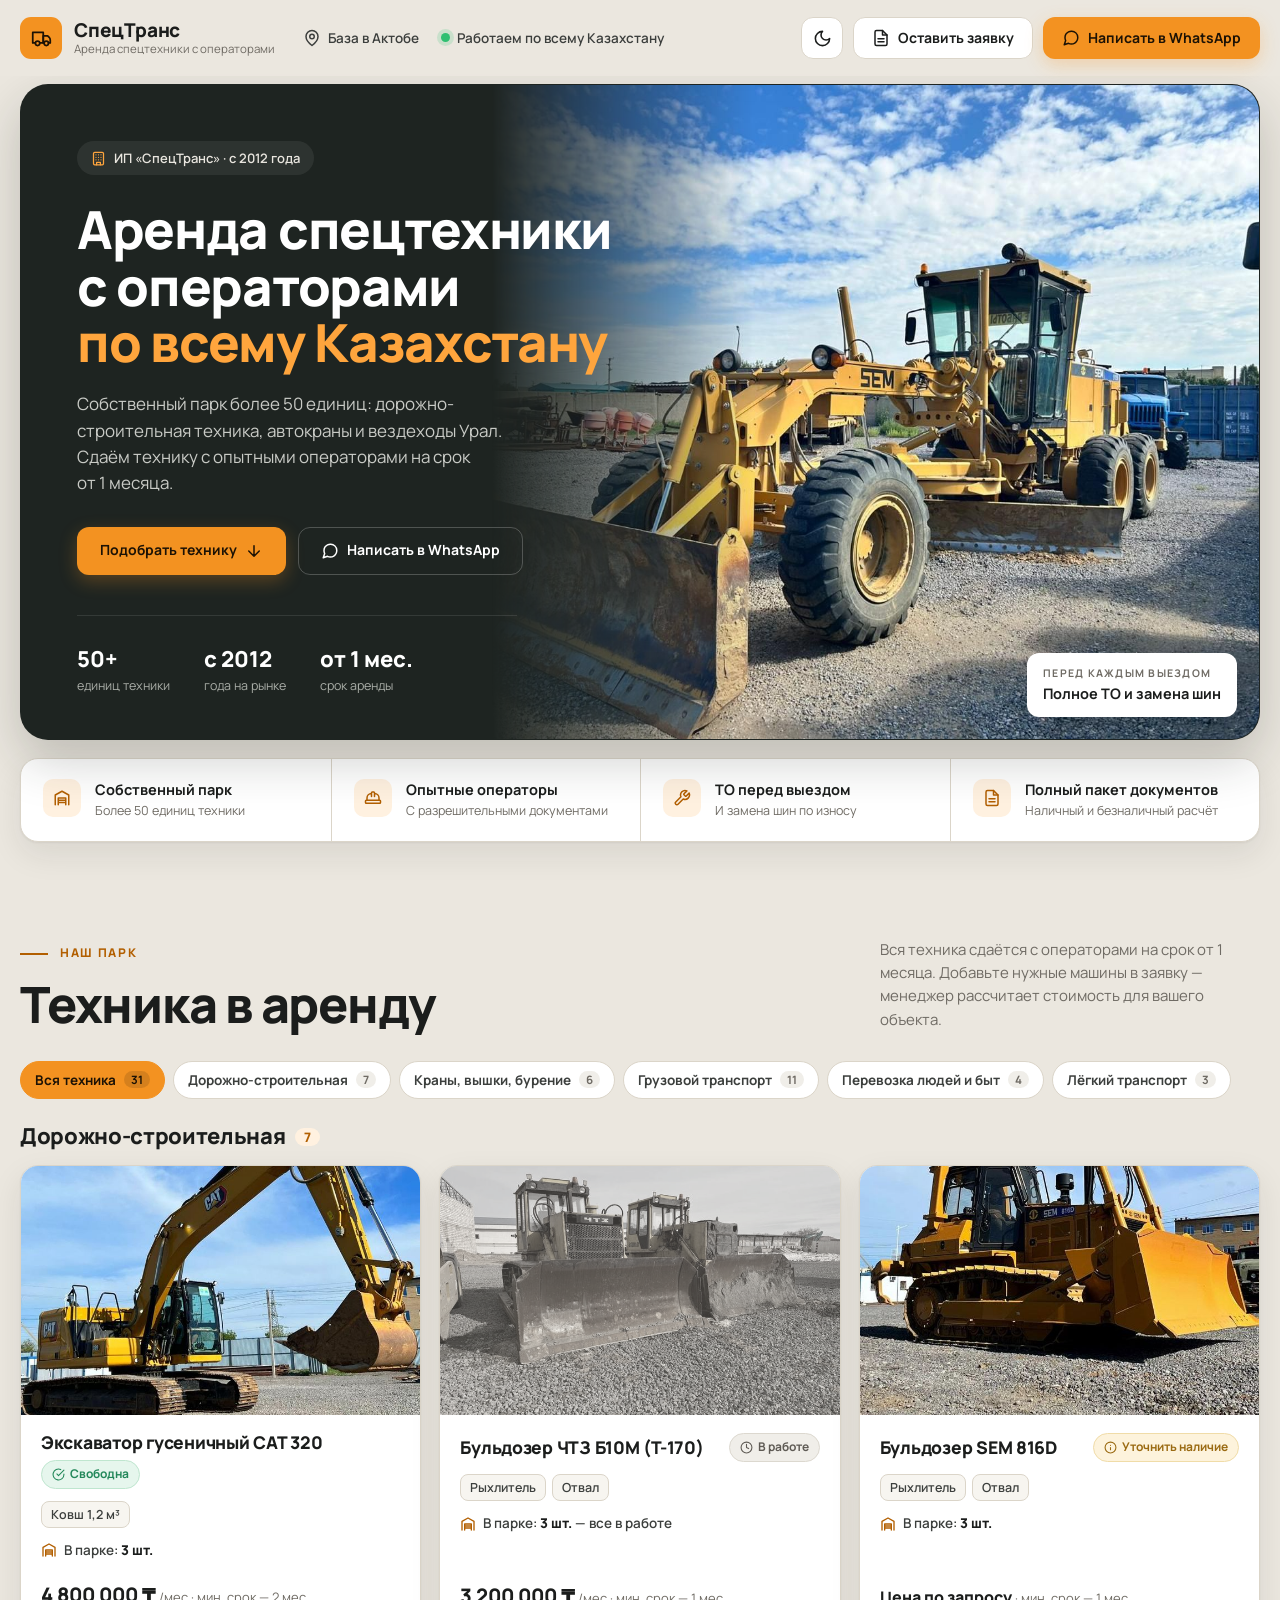
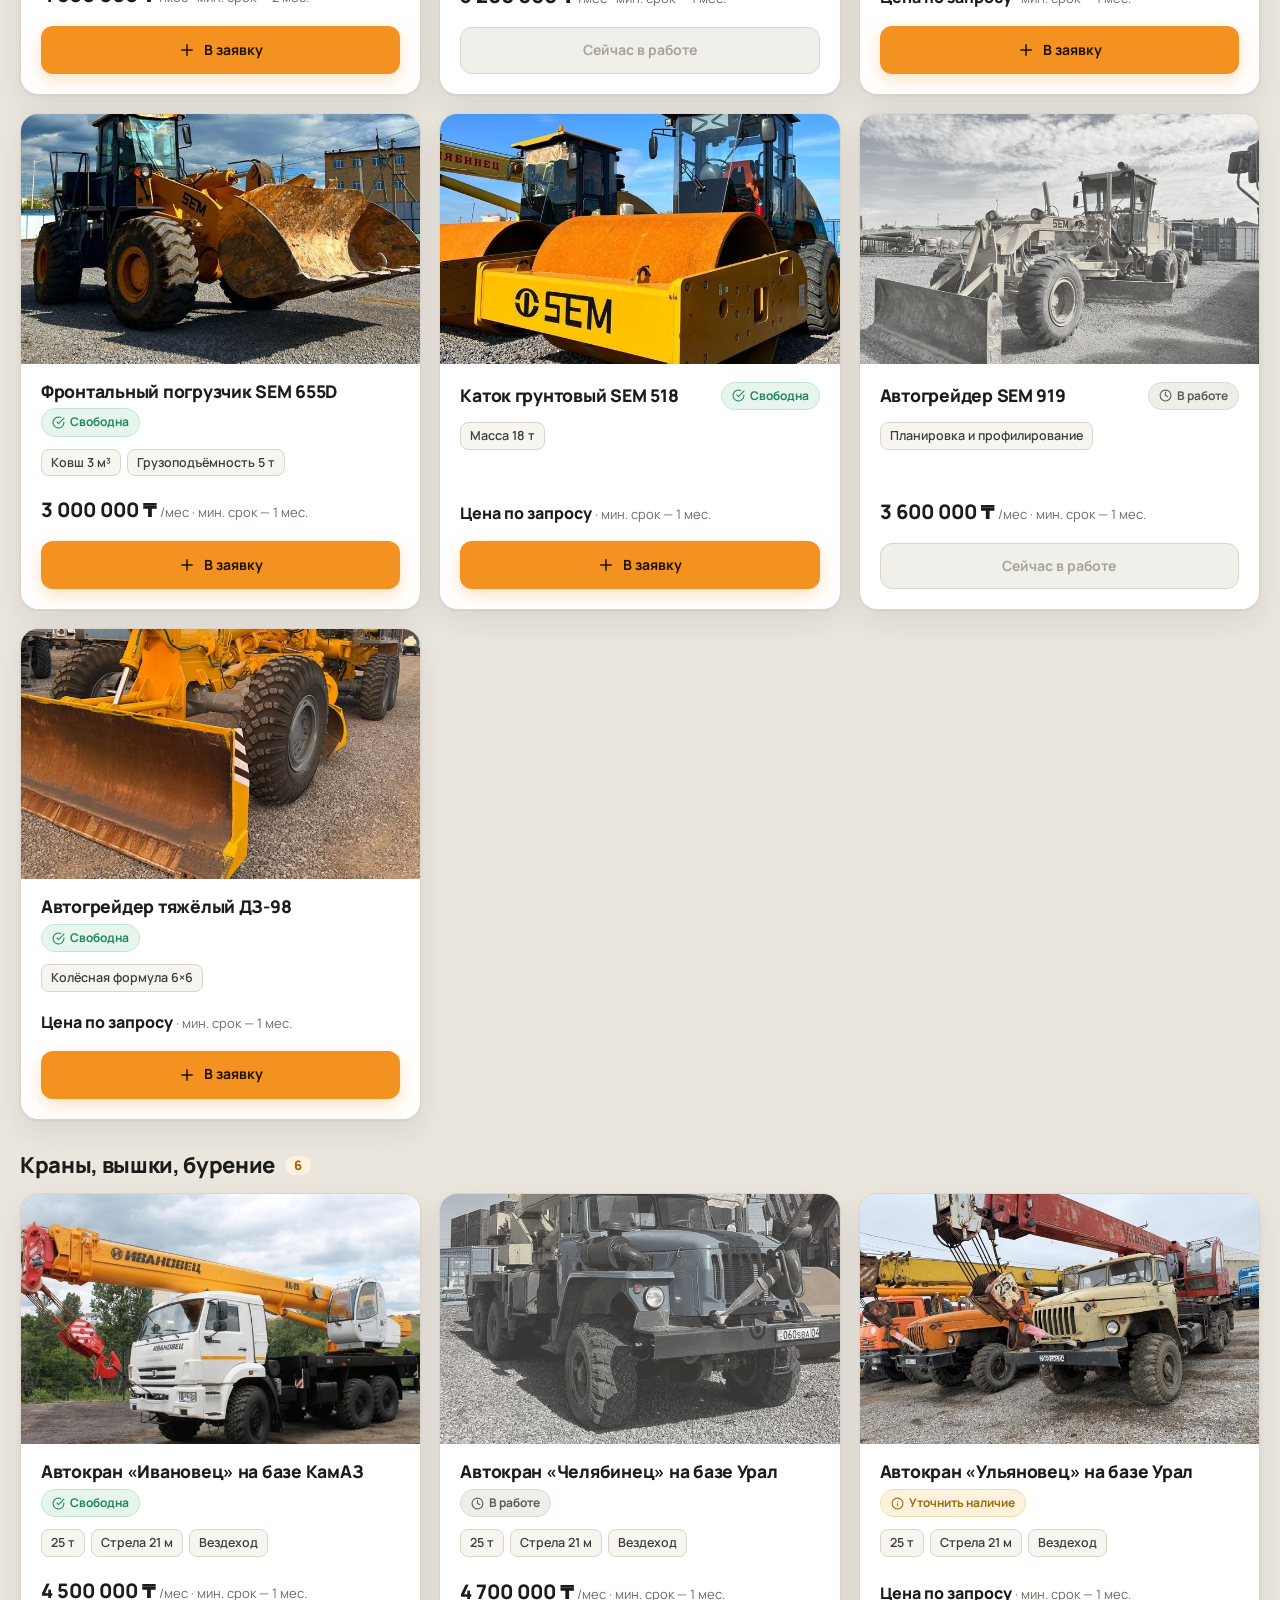
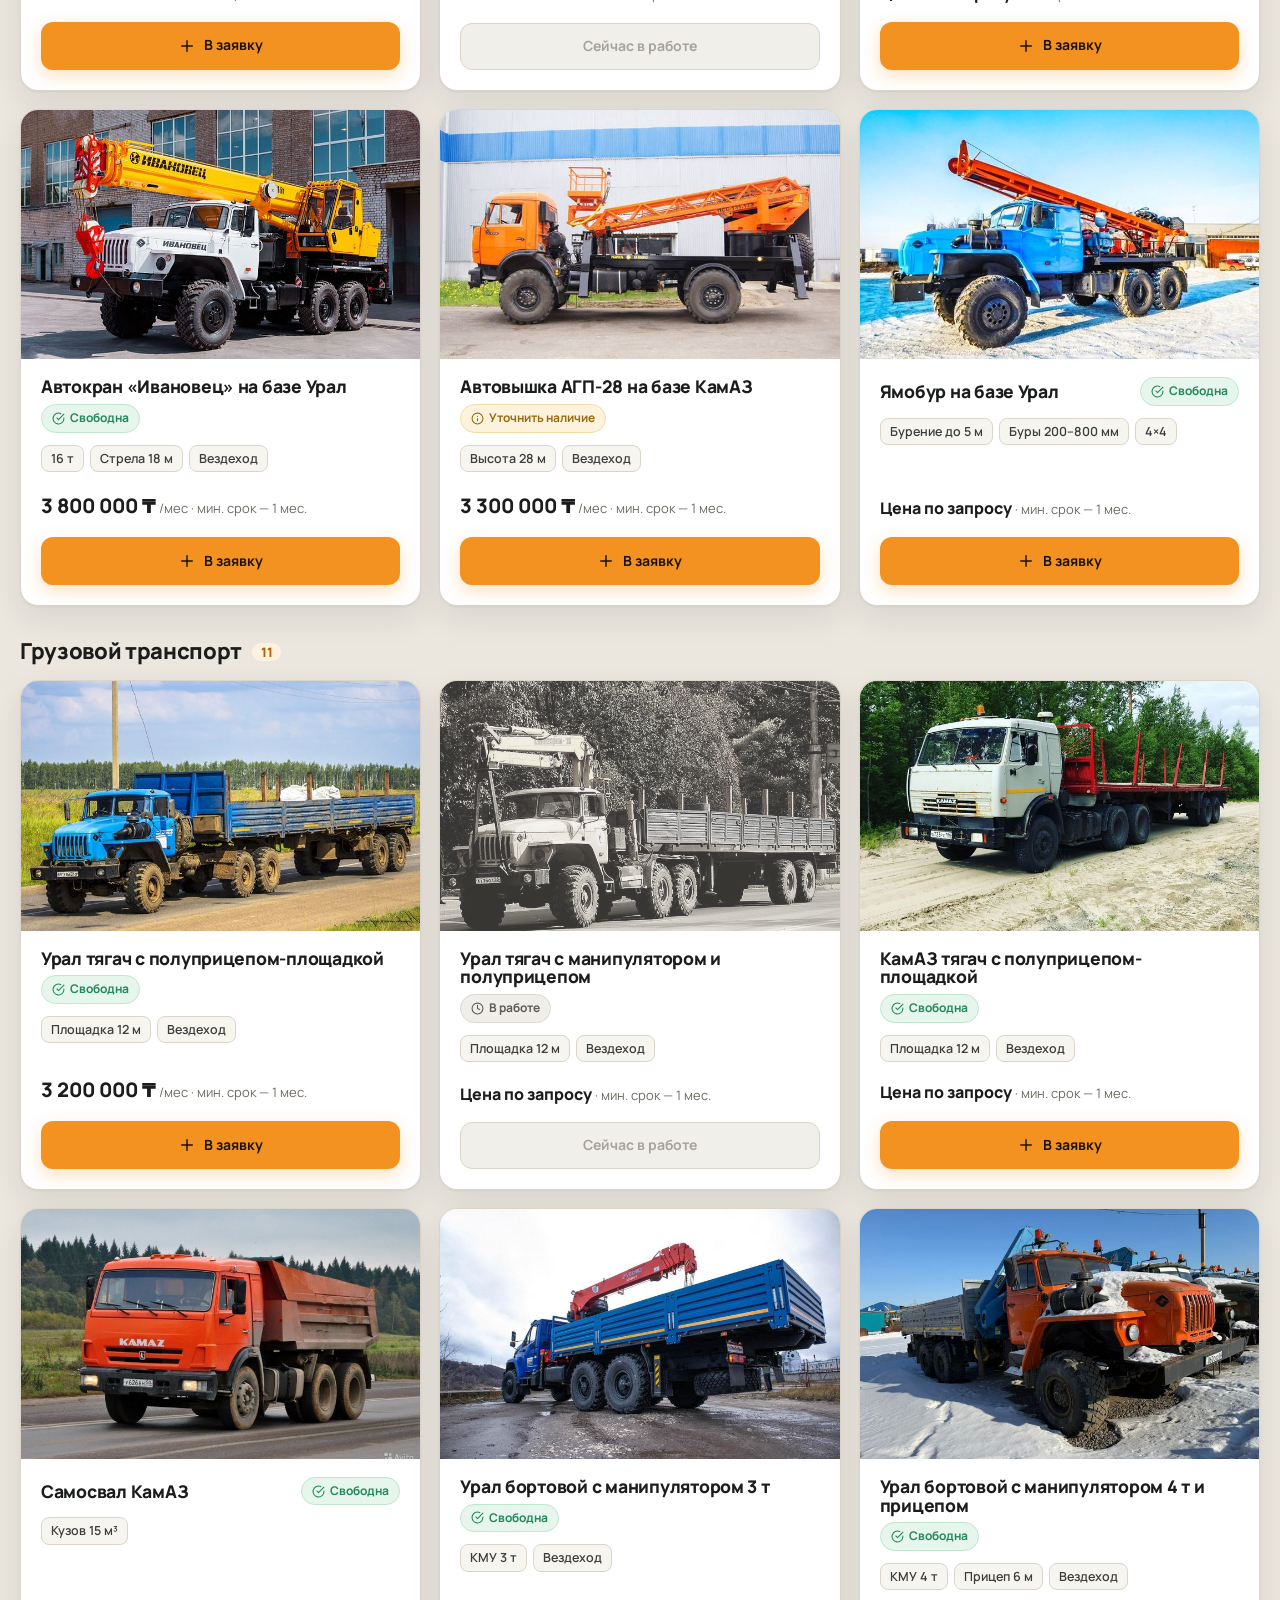
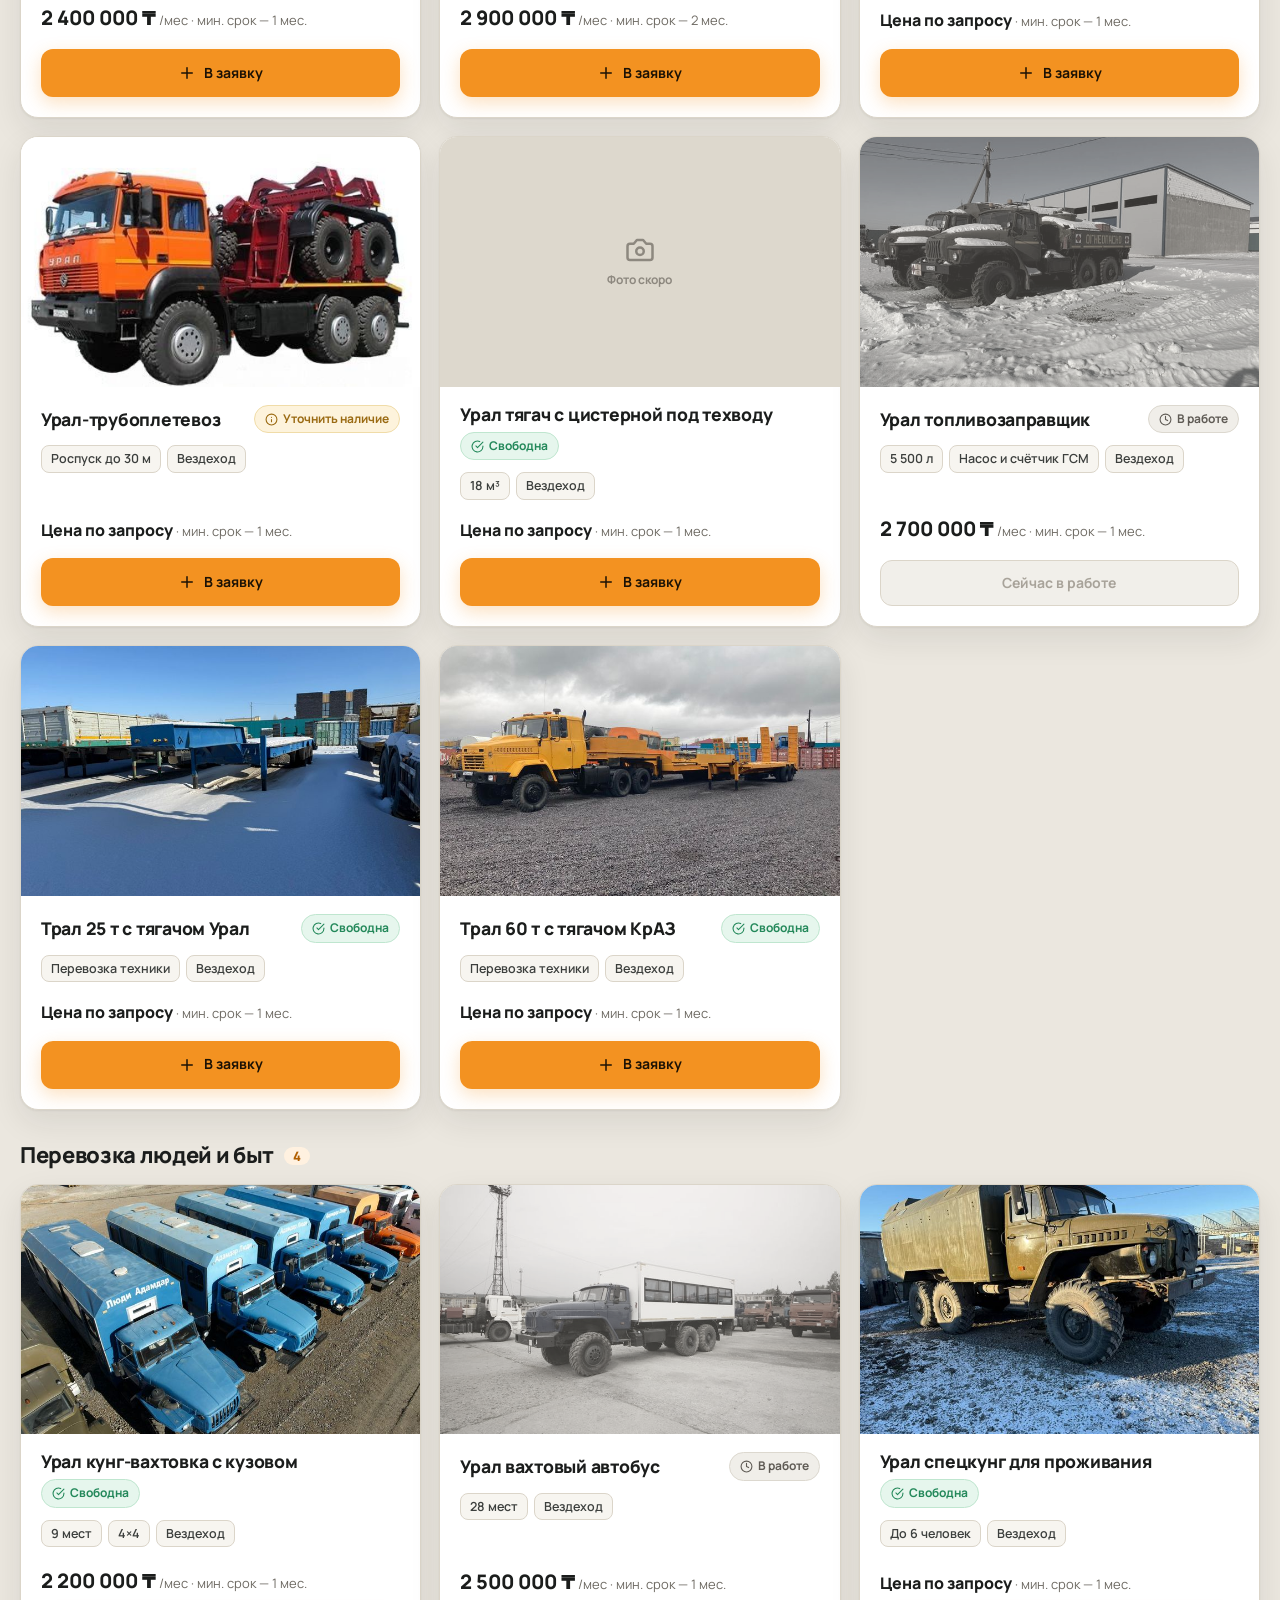
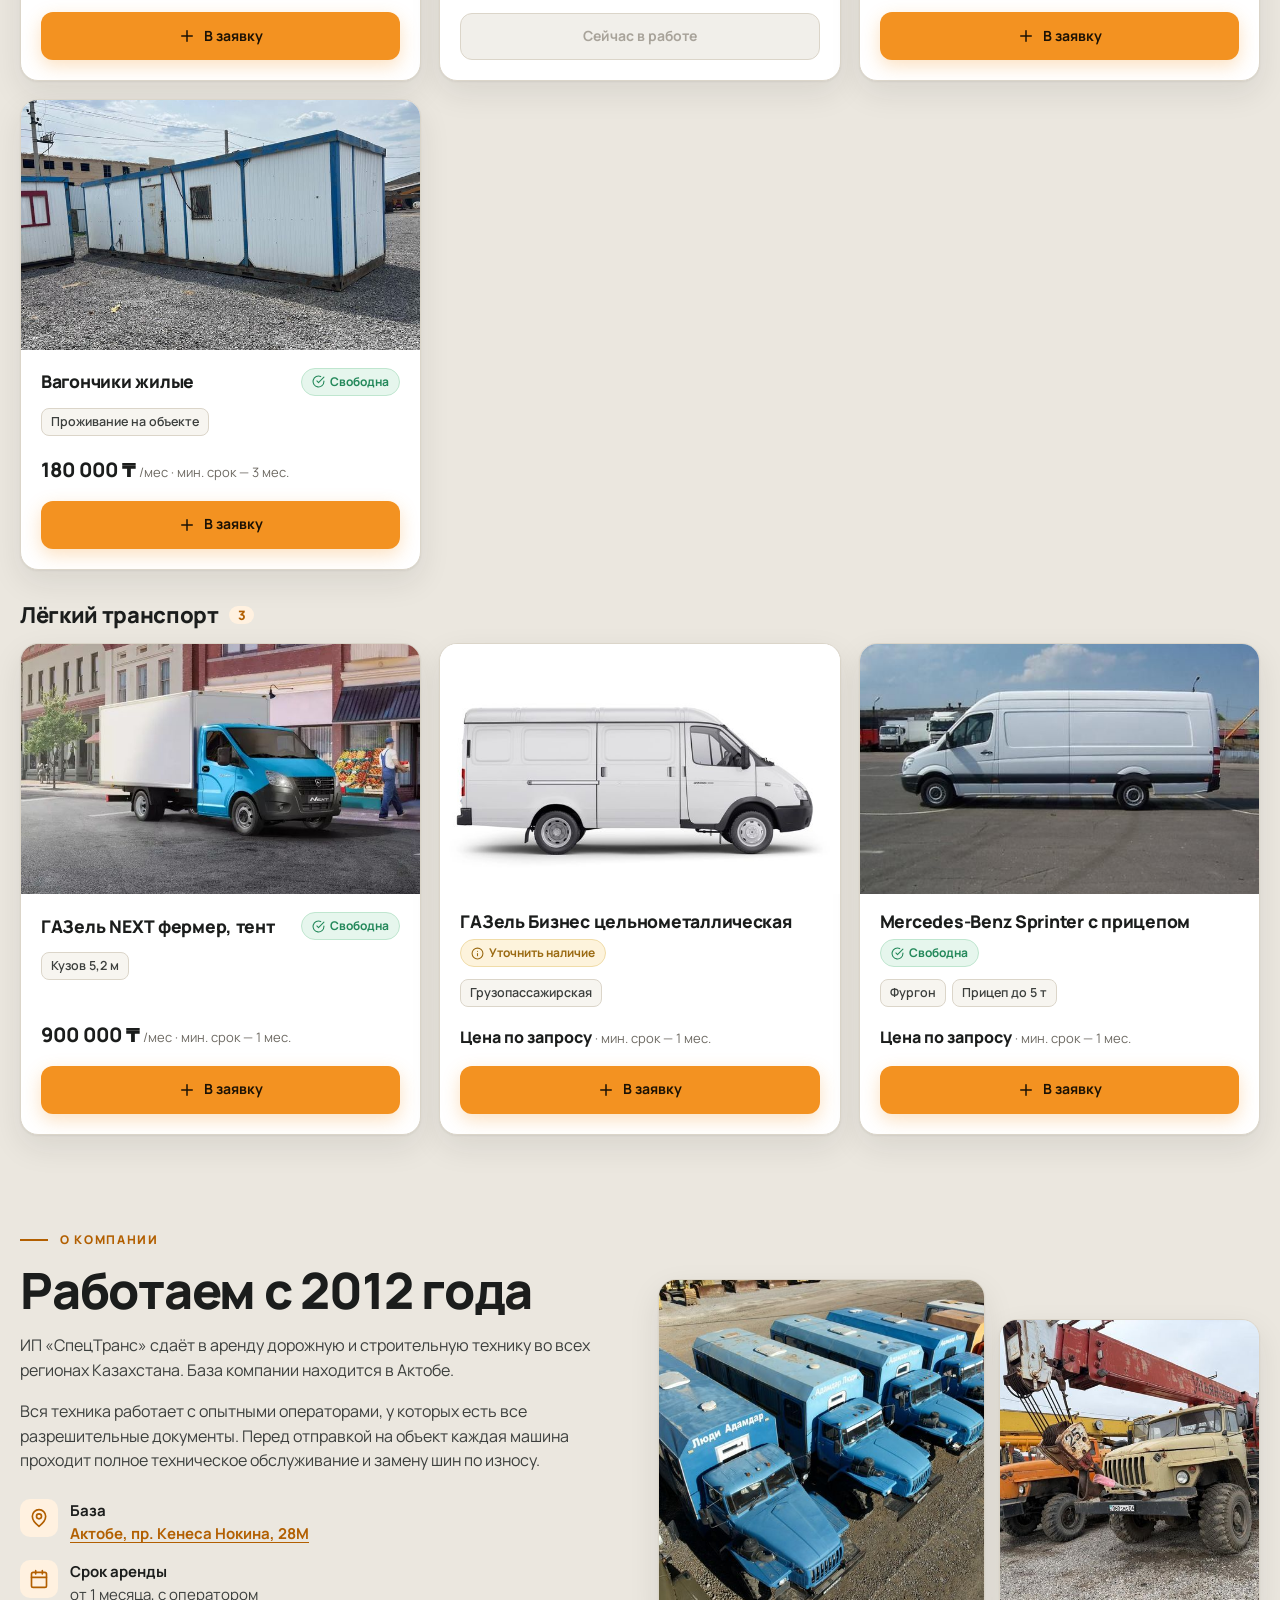
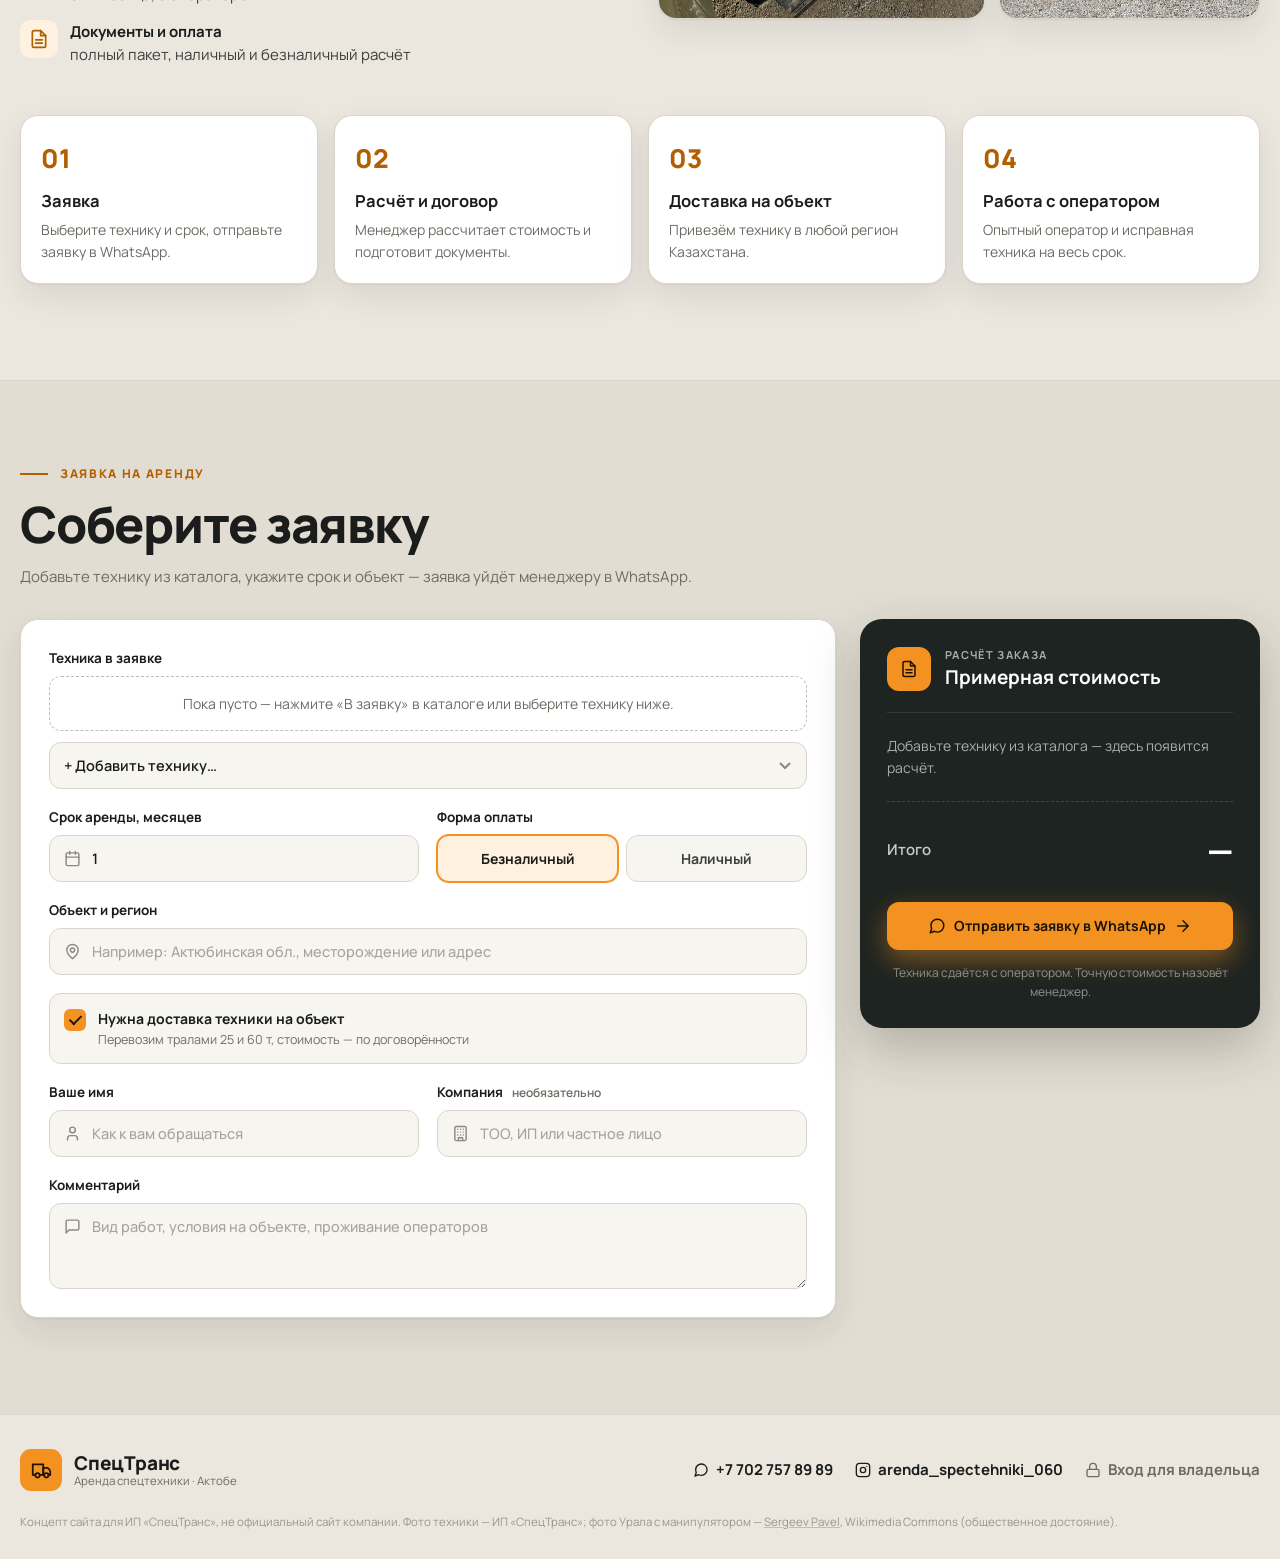
<file: index.html>
<!DOCTYPE html>
<html lang="ru">
<head>
  <meta charset="UTF-8">
  <meta name="viewport" content="width=device-width, initial-scale=1">
  <!-- Concept demo for the company owner: keep it out of search engines -->
  <meta name="robots" content="noindex, nofollow">
  <title>СпецТранс — аренда спецтехники с операторами по всему Казахстану</title>
  <meta name="description" content="ИП «СпецТранс», Актобе: аренда дорожно-строительной техники, автокранов и вездеходов Урал с операторами на срок от 1 месяца. Собственный парк более 50 единиц.">
  <link rel="preconnect" href="https://fonts.googleapis.com">
  <link rel="preconnect" href="https://fonts.gstatic.com" crossorigin>
  <link href="https://fonts.googleapis.com/css2?family=Manrope:wght@400;500;600;700;800&display=swap" rel="stylesheet">
  <script>
    // Apply the saved or system theme before the first paint
    (function () {
      var t;
      try { t = localStorage.getItem('spectrans.theme'); } catch (e) {}
      if (t !== 'light' && t !== 'dark') t = window.matchMedia && matchMedia('(prefers-color-scheme: dark)').matches ? 'dark' : 'light';
      document.documentElement.setAttribute('data-theme', t);
    })();
  </script>
  <link rel="stylesheet" href="styles.css">
</head>
<body>

  <header class="header">
    <div class="container header__inner">
      <a href="#top" class="brand">
        <span class="brand__icon"><i data-icon="truck"></i></span>
        <span class="brand__text"><b>СпецТранс</b><small>Аренда спецтехники с операторами</small></span>
      </a>
      <div class="header__meta">
        <span><i data-icon="pin"></i> База в Актобе</span>
        <span><span class="dot"></span> Работаем по всему Казахстану</span>
      </div>
      <div class="header__actions">
        <button class="theme-toggle" type="button" data-theme-toggle aria-label="Переключить тему"><i data-icon="moon" class="is-moon"></i><i data-icon="sun" class="is-sun"></i></button>
        <a class="btn btn--light header__order" href="#order"><i data-icon="doc"></i> <span class="header__order-full">Оставить заявку</span><span class="header__order-short">Заявка</span></a>
        <a class="btn btn--accent header__wa" href="https://wa.me/77027578989" target="_blank" rel="noopener" aria-label="Написать в WhatsApp"><i data-icon="chat"></i> <span>Написать в WhatsApp</span></a>
      </div>
    </div>
  </header>

  <main id="top">

    <!-- Hero -->
    <section class="container">
      <div class="hero">
        <div class="hero__text">
          <span class="hero__chip"><i data-icon="building"></i> ИП «СпецТранс» · с 2012 года</span>
          <h1>Аренда спецтехники с&nbsp;операторами <span>по всему Казахстану</span></h1>
          <p class="hero__lead">Собственный парк более 50 единиц: дорожно-строительная техника, автокраны и вездеходы Урал. Сдаём технику с опытными операторами на срок от&nbsp;1&nbsp;месяца.</p>
          <div class="hero__actions">
            <a class="btn btn--accent btn--lg" href="#park">Подобрать технику <i data-icon="arrowDown"></i></a>
            <a class="btn btn--outline btn--lg" href="https://wa.me/77027578989" target="_blank" rel="noopener"><i data-icon="chat"></i> Написать в WhatsApp</a>
          </div>
          <div class="hero__stats">
            <div><b>50+</b><span>единиц техники</span></div>
            <div><b>с 2012</b><span>года на рынке</span></div>
            <div><b id="statMin">от 1 мес.</b><span>срок аренды</span></div>
          </div>
        </div>
        <div class="hero__photo" role="img" aria-label="Автогрейдер SEM 919 на базе компании"></div>
        <div class="hero__badge"><small>Перед каждым выездом</small><b>Полное ТО и замена шин</b></div>
      </div>

      <div class="features">
        <div><span class="features__icon"><i data-icon="garage"></i></span><p><b>Собственный парк</b><small>Более 50 единиц техники</small></p></div>
        <div><span class="features__icon"><i data-icon="hardhat"></i></span><p><b>Опытные операторы</b><small>С разрешительными документами</small></p></div>
        <div><span class="features__icon"><i data-icon="wrench"></i></span><p><b>ТО перед выездом</b><small>И замена шин по износу</small></p></div>
        <div><span class="features__icon"><i data-icon="doc"></i></span><p><b>Полный пакет документов</b><small>Наличный и безналичный расчёт</small></p></div>
      </div>
    </section>

    <!-- Fleet -->
    <section class="section container" id="park">
      <div class="section__head">
        <div>
          <p class="eyebrow">Наш парк</p>
          <h2>Техника в аренду</h2>
        </div>
        <p class="section__aside">Вся техника сдаётся с операторами на срок от 1 месяца. Добавьте нужные машины в заявку — менеджер рассчитает стоимость для вашего объекта.</p>
      </div>
      <div class="chips" id="chips" role="tablist" aria-label="Категории техники"></div>
      <div id="fleet"></div>
    </section>

    <!-- About -->
    <section class="section container" id="about">
      <div class="about">
        <div class="about__text">
          <p class="eyebrow">О компании</p>
          <h2>Работаем с 2012 года</h2>
          <p>ИП «СпецТранс» сдаёт в аренду дорожную и строительную технику во всех регионах Казахстана. База компании находится в Актобе.</p>
          <p>Вся техника работает с опытными операторами, у которых есть все разрешительные документы. Перед отправкой на объект каждая машина проходит полное техническое обслуживание и замену шин по износу.</p>
          <ul class="facts">
            <li><i data-icon="pin"></i><span><b>База</b><a href="https://2gis.kz/aktobe/search/%D0%9A%D0%B5%D0%BD%D0%B5%D1%81%D0%B0%20%D0%9D%D0%BE%D0%BA%D0%B8%D0%BD%D0%B0%2028%D0%BC" target="_blank" rel="noopener">Актобе, пр. Кенеса Нокина, 28М</a></span></li>
            <li><i data-icon="calendar"></i><span><b>Срок аренды</b>от 1 месяца, с оператором</span></li>
            <li><i data-icon="doc"></i><span><b>Документы и оплата</b>полный пакет, наличный и безналичный расчёт</span></li>
          </ul>
        </div>
        <div class="about__photos">
          <img src="img/ural-kung9.jpg" alt="Вахтовки Урал на базе компании" loading="lazy">
          <img src="img/crane-ulyanovets.jpg" alt="Автокраны на базе Урал" loading="lazy">
        </div>
      </div>

      <ol class="steps">
        <li><b>Заявка</b><span>Выберите технику и срок, отправьте заявку в WhatsApp.</span></li>
        <li><b>Расчёт и договор</b><span>Менеджер рассчитает стоимость и подготовит документы.</span></li>
        <li><b>Доставка на объект</b><span>Привезём технику в любой регион Казахстана.</span></li>
        <li><b>Работа с оператором</b><span>Опытный оператор и исправная техника на весь срок.</span></li>
      </ol>
    </section>

    <!-- Order -->
    <section class="band" id="order">
     <div class="container">
      <div class="section__head">
        <div>
          <p class="eyebrow">Заявка на аренду</p>
          <h2>Соберите заявку</h2>
          <p class="section__sub">Добавьте технику из каталога, укажите срок и объект — заявка уйдёт менеджеру в WhatsApp.</p>
        </div>
      </div>

      <div class="calc">
        <form class="panel form" id="orderForm" novalidate>
          <div class="field">
            <span class="field__label">Техника в заявке</span>
            <ul class="picked" id="picked"></ul>
            <span class="input input--plain"><select id="addSelect" aria-label="Добавить технику"></select></span>
            <span class="field__error" data-err="picked"></span>
          </div>

          <div class="form__row">
            <label class="field">
              <span class="field__label">Срок аренды, месяцев</span>
              <span class="input"><i data-icon="calendar"></i><input id="months" type="number" min="1" max="24" value="1" inputmode="numeric"></span>
            </label>
            <div class="field">
              <span class="field__label">Форма оплаты</span>
              <div class="seg" role="radiogroup" aria-label="Форма оплаты">
                <label><input type="radio" name="pay" value="Безналичный расчёт" checked><span>Безналичный</span></label>
                <label><input type="radio" name="pay" value="Наличный расчёт"><span>Наличный</span></label>
              </div>
            </div>
          </div>

          <div class="notice" id="notice" hidden><i data-icon="info"></i><p id="noticeText"></p></div>

          <label class="field">
            <span class="field__label">Объект и регион</span>
            <span class="input"><i data-icon="pin"></i><input id="address" type="text" placeholder="Например: Актюбинская обл., месторождение или адрес"></span>
            <span class="field__error" data-err="address"></span>
          </label>

          <label class="check">
            <input type="checkbox" id="delivery" checked>
            <span><b>Нужна доставка техники на объект</b><small>Перевозим тралами 25 и 60 т, стоимость — по договорённости</small></span>
          </label>

          <div class="form__row">
            <label class="field">
              <span class="field__label">Ваше имя</span>
              <span class="input"><i data-icon="user"></i><input id="name" type="text" placeholder="Как к вам обращаться" autocomplete="name"></span>
              <span class="field__error" data-err="name"></span>
            </label>
            <label class="field">
              <span class="field__label">Компания <small class="field__opt">необязательно</small></span>
              <span class="input"><i data-icon="building"></i><input id="company" type="text" placeholder="ТОО, ИП или частное лицо" autocomplete="organization"></span>
            </label>
          </div>

          <label class="field">
            <span class="field__label">Комментарий</span>
            <span class="input input--area"><i data-icon="message"></i><textarea id="comment" rows="3" placeholder="Вид работ, условия на объекте, проживание операторов"></textarea></span>
          </label>
        </form>

        <aside class="summary" aria-live="polite">
          <div class="summary__head">
            <span class="summary__icon"><i data-icon="doc"></i></span>
            <div><small>Расчёт заказа</small><b>Примерная стоимость</b></div>
          </div>
          <dl class="summary__rows" id="rows"></dl>
          <div class="summary__total">
            <span>Итого</span>
            <b id="total">—</b>
          </div>
          <button class="btn btn--accent btn--block" type="submit" form="orderForm">
            <i data-icon="chat"></i> Отправить заявку в WhatsApp <i data-icon="arrowRight"></i>
          </button>
          <p class="summary__note" id="summaryNote">Техника сдаётся с оператором. Точную стоимость назовёт менеджер.</p>
          <p class="summary__status" id="status" hidden></p>
        </aside>
      </div>
     </div>
    </section>
  </main>

  <footer class="footer">
    <div class="container footer__inner">
      <a href="#top" class="brand">
        <span class="brand__icon"><i data-icon="truck"></i></span>
        <span class="brand__text"><b>СпецТранс</b><small>Аренда спецтехники · Актобе</small></span>
      </a>
      <div class="footer__links">
        <a href="https://wa.me/77027578989" target="_blank" rel="noopener"><i data-icon="chat"></i> +7 702 757 89 89</a>
        <a href="https://www.instagram.com/arenda_spectehniki_060/" target="_blank" rel="noopener"><i data-icon="instagram"></i> arenda_spectehniki_060</a>
        <a href="admin.html" class="footer__owner"><i data-icon="lock"></i> Вход для владельца</a>
      </div>
    </div>
    <p class="container credits">
      Концепт сайта для ИП «СпецТранс», не официальный сайт компании. Фото техники — ИП «СпецТранс»; фото Урала с манипулятором —
      <a href="https://commons.wikimedia.org/wiki/File:Ural_vehicle_with_hydromanipulator_0.jpg" target="_blank" rel="noopener">Sergeev Pavel</a>, Wikimedia Commons (общественное достояние).
    </p>
  </footer>

  <script src="common.js"></script>
  <script src="script.js"></script>
</body>
</html>
</file>
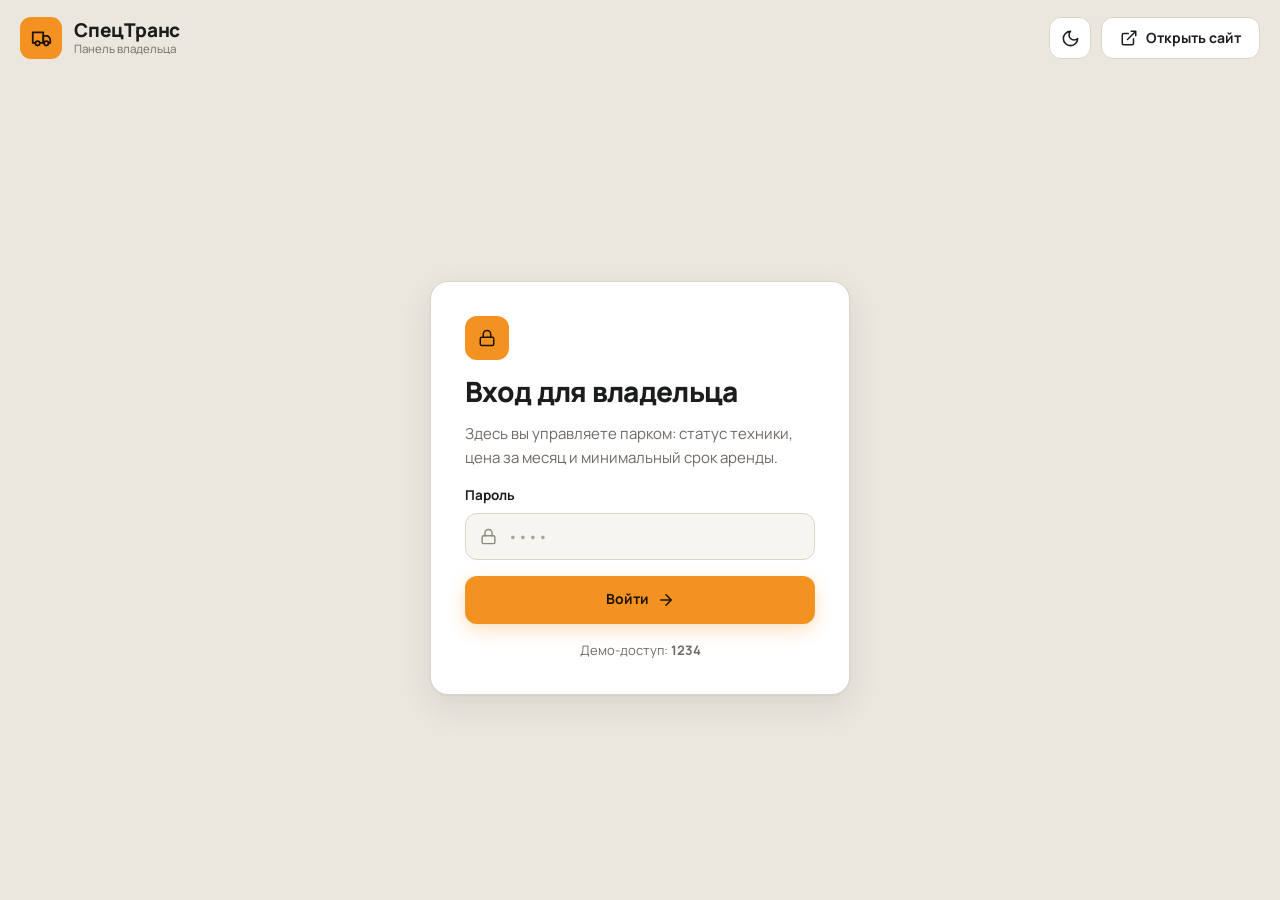
<file: admin.html>
<!DOCTYPE html>
<html lang="ru">
<head>
  <meta charset="UTF-8">
  <meta name="viewport" content="width=device-width, initial-scale=1">
  <meta name="robots" content="noindex, nofollow">
  <title>Панель владельца — СпецТранс</title>
  <link rel="preconnect" href="https://fonts.googleapis.com">
  <link rel="preconnect" href="https://fonts.gstatic.com" crossorigin>
  <link href="https://fonts.googleapis.com/css2?family=Manrope:wght@400;500;600;700;800&display=swap" rel="stylesheet">
  <script>
    // Apply the saved or system theme before the first paint
    (function () {
      var t;
      try { t = localStorage.getItem('spectrans.theme'); } catch (e) {}
      if (t !== 'light' && t !== 'dark') t = window.matchMedia && matchMedia('(prefers-color-scheme: dark)').matches ? 'dark' : 'light';
      document.documentElement.setAttribute('data-theme', t);
    })();
  </script>
  <link rel="stylesheet" href="styles.css">
</head>
<body class="owner">

  <header class="header">
    <div class="container header__inner">
      <a href="index.html" class="brand">
        <span class="brand__icon"><i data-icon="truck"></i></span>
        <span class="brand__text"><b>СпецТранс</b><small>Панель владельца</small></span>
      </a>
      <div class="header__actions">
        <button class="theme-toggle" type="button" data-theme-toggle aria-label="Переключить тему"><i data-icon="moon" class="is-moon"></i><i data-icon="sun" class="is-sun"></i></button>
        <a class="btn btn--light" href="index.html" target="_blank" rel="noopener"><i data-icon="external"></i> <span>Открыть сайт</span></a>
        <button class="btn btn--light" type="button" id="logout" hidden><i data-icon="logout"></i> <span>Выйти</span></button>
      </div>
    </div>
  </header>

  <!-- Demo login (client-side only, not real protection) -->
  <main class="container login" id="login">
    <form class="panel login__card" id="loginForm" novalidate>
      <span class="summary__icon"><i data-icon="lock"></i></span>
      <h1>Вход для владельца</h1>
      <p>Здесь вы управляете парком: статус техники, цена за месяц и минимальный срок аренды.</p>
      <label class="field">
        <span class="field__label">Пароль</span>
        <span class="input"><i data-icon="lock"></i><input id="pin" type="password" inputmode="numeric" autocomplete="current-password" placeholder="••••"></span>
        <span class="field__error" id="pinError"></span>
      </label>
      <button class="btn btn--accent btn--block" type="submit">Войти <i data-icon="arrowRight"></i></button>
      <p class="login__hint">Демо-доступ: <b>1234</b></p>
    </form>
  </main>

  <main class="container dash" id="dash" hidden>
    <div class="dash__head">
      <div>
        <p class="eyebrow">Управление парком</p>
        <h1>Настройки техники</h1>
      </div>
      <div class="dash__side">
        <p class="dash__note">Цены — в тенге за месяц. Пустая цена показывается на сайте как «по запросу». Выключенная техника пропадает с сайта, но остаётся здесь. Изменения сохраняются сразу.</p>
        <button class="btn btn--accent" type="button" id="addBtn"><i data-icon="plus"></i> Добавить технику</button>
      </div>
    </div>

    <div class="counters" id="counters"></div>

    <div class="chips" id="chips" role="tablist" aria-label="Категории техники"></div>
    <div id="settings"></div>

    <div class="dash__foot">
      <p class="demo-note"><i data-icon="info"></i> Прототип: данные хранятся в этом браузере. В рабочей версии они будут на сервере, и изменения увидят все посетители.</p>
      <button class="btn btn--light" type="button" id="resetBtn"><i data-icon="reset"></i> Сбросить к исходным</button>
    </div>
  </main>

  <!-- Add / edit a fleet item -->
  <dialog class="modal" id="editor" aria-labelledby="editorTitle">
    <form class="modal__card" id="editorForm" novalidate>
      <div class="modal__head">
        <h2 id="editorTitle">Новая техника</h2>
        <button type="button" class="modal__close" data-close aria-label="Закрыть"><i data-icon="close"></i></button>
      </div>

      <div class="modal__body">
        <div class="photo-field">
          <div class="photo-field__preview" id="photoPreview"></div>
          <div class="photo-field__actions">
            <label class="btn btn--light photo-field__upload"><i data-icon="upload"></i> <span id="photoBtnText">Загрузить фото</span>
              <input type="file" id="photoInput" accept="image/jpeg,image/png,image/webp">
            </label>
            <button type="button" class="btn btn--light" id="photoRemove"><i data-icon="trash"></i> Убрать фото</button>
            <small>JPG, PNG или WebP. Фото обрежется до 4:3 и уменьшится до 720×540.</small>
          </div>
        </div>

        <label class="field">
          <span class="field__label">Категория</span>
          <span class="input input--plain"><select id="fCat"></select></span>
        </label>

        <label class="field">
          <span class="field__label">Название</span>
          <span class="input"><i data-icon="truck"></i><input id="fName" type="text" maxlength="90" placeholder="Например: Экскаватор Hitachi ZX200"></span>
          <span class="field__error" id="fNameErr"></span>
        </label>

        <label class="field">
          <span class="field__label">Характеристики <small class="field__opt">через запятую, до 6</small></span>
          <span class="input"><i data-icon="info"></i><input id="fSpecs" type="text" placeholder="Ковш 1 м³, Гусеничный ход, Вездеход"></span>
        </label>

        <label class="field">
          <span class="field__label">Цена за месяц</span>
          <span class="input"><span class="input__prefix">₸</span><input id="fPrice" type="number" min="0" step="10000" placeholder="по запросу" inputmode="numeric"></span>
        </label>

        <div class="form__row">
          <label class="field">
            <span class="field__label">Мин. срок, мес.</span>
            <span class="input"><i data-icon="calendar"></i><input id="fMin" type="number" min="1" max="24" value="1" inputmode="numeric"></span>
          </label>
          <label class="field">
            <span class="field__label">Количество, шт.</span>
            <span class="input"><i data-icon="garage"></i><input id="fQty" type="number" min="1" max="99" value="1" inputmode="numeric"></span>
          </label>
        </div>

        <div class="field">
          <span class="field__label">Статус</span>
          <div class="status-switch" id="fStatus" role="radiogroup" aria-label="Статус техники"></div>
        </div>

        <label class="visible-switch visible-switch--modal">
          <input type="checkbox" role="switch" id="fVisible" checked>
          <span><b>Показывать на сайте</b><small>Выключите, чтобы убрать технику из каталога, не удаляя её</small></span>
        </label>

        <p class="field__error" id="editorErr"></p>
      </div>

      <div class="modal__foot">
        <button type="button" class="btn btn--danger" id="deleteBtn" hidden><i data-icon="trash"></i> <span>Удалить</span></button>
        <span class="modal__spacer"></span>
        <button type="button" class="btn btn--light" data-close>Отмена</button>
        <button type="submit" class="btn btn--accent">Сохранить</button>
      </div>
    </form>
  </dialog>

  <div class="toast" id="toast" role="status" aria-live="polite"><i data-icon="checkCircle"></i> Сохранено</div>

  <script src="common.js"></script>
  <script src="admin.js"></script>
</body>
</html>
</file>
<file: styles.css>
/* ---------- Theme tokens ---------- */
:root {
  color-scheme: light;
  --bg: #ebe7df;
  --surface: #ffffff;
  --surface-2: #f7f5f0;
  --dark: #1e2421;
  --dark-border: transparent;
  --text: #1b1d1c;
  --text-2: #3c3f3d;
  --muted: #6f6b64;
  --line: #dbd5c9;
  --line-strong: #c4bdae;
  --accent: #f39221;
  --accent-hover: #e3800f;
  --accent-soft: #fff1e0;
  --accent-light: #ffa53d;
  --accent-text: #b25f00;
  --ok: #23885a;
  --ok-soft: #e6f6ed;
  --ok-line: #bfe6cf;
  --ok-strong: #7fd0a3;
  --warn: #9a6a12;
  --warn-soft: #fdf3dc;
  --warn-line: #f0dca8;
  --warn-strong: #e6c46d;
  --busy-bg: #f0eee9;
  --busy-text: #5f5b55;
  --busy-line: #dcd8cf;
  --bad: #c4321f;
  --header-bg: rgba(235, 231, 223, .9);
  --footer-bg: #ebe7df;
  --photo-bg: #ddd8cd;
  --input-focus: #ffffff;
  --icon-muted: #8d887f;
  --placeholder: #a8a39a;
  --notice-bg: #fff6ea;
  --notice-line: #f6d5a8;
  --notice-text: #7a4300;
  --inverse-bg: #1e2421;
  --inverse-text: #ffffff;
  --brand-bg: #f39221;
  --disabled-bg: #f1efea;
  --disabled-text: #a8a39a;
  --credits: #9a958c;
  --radius: 18px;
  --shadow: 0 1px 2px rgba(30, 36, 33, .06), 0 12px 32px rgba(30, 36, 33, .09);
  --shadow-hover: 0 18px 40px rgba(30, 36, 33, .14);
  --band: #e2ddd2;
  --highlight: rgba(255, 255, 255, 0);
  --on-accent: #1c1205;
}

:root[data-theme="dark"] {
  color-scheme: dark;
  --bg: #0d0f0e;
  --surface: #1b1f1d;
  --surface-2: #141716;
  --dark: #222a26;
  --dark-border: #38423d;
  --text: #ecebe6;
  --text-2: #c9c8c2;
  --muted: #9a9890;
  --line: #2f3532;
  --line-strong: #454c48;
  --accent: #f59a2e;
  --accent-hover: #ffab47;
  --accent-soft: rgba(245, 154, 46, .15);
  --accent-light: #ffb257;
  --accent-text: #ffad4d;
  --ok: #62d49c;
  --ok-soft: rgba(47, 191, 113, .12);
  --ok-line: rgba(98, 212, 156, .3);
  --ok-strong: rgba(98, 212, 156, .6);
  --warn: #e9bc62;
  --warn-soft: rgba(233, 188, 98, .12);
  --warn-line: rgba(233, 188, 98, .3);
  --warn-strong: rgba(233, 188, 98, .6);
  --busy-bg: #252a27;
  --busy-text: #a9ada7;
  --busy-line: #363b38;
  --bad: #ff7b67;
  --header-bg: rgba(13, 15, 14, .86);
  --footer-bg: #0d0f0e;
  --photo-bg: #232725;
  --input-focus: #1c201e;
  --icon-muted: #858a85;
  --placeholder: #6c716c;
  --notice-bg: rgba(245, 154, 46, .1);
  --notice-line: rgba(245, 154, 46, .35);
  --notice-text: #f5c58a;
  --inverse-bg: #ecebe6;
  --inverse-text: #151816;
  --brand-bg: #f59a2e;
  --disabled-bg: #1f2321;
  --disabled-text: #6c716c;
  --credits: #7b7f7a;
  --shadow: 0 1px 2px rgba(0, 0, 0, .4), 0 12px 32px rgba(0, 0, 0, .45);
  --shadow-hover: 0 18px 40px rgba(0, 0, 0, .6);
  --band: #131614;
  --highlight: rgba(255, 255, 255, .05);
  --on-accent: #1c1205;
}

* { box-sizing: border-box; }
html { scroll-behavior: smooth; scroll-padding-top: 96px; }
body {
  margin: 0;
  background: var(--bg);
  color: var(--text);
  font-family: 'Manrope', system-ui, sans-serif;
  font-size: 15px;
  line-height: 1.55;
  -webkit-font-smoothing: antialiased;
  transition: background-color .25s, color .25s;
}
h1, h2, h3 { margin: 0; line-height: 1.08; letter-spacing: -.025em; font-weight: 800; }
p { margin: 0; }
a { color: inherit; text-decoration: none; }
img { display: block; max-width: 100%; }
[hidden] { display: none !important; }
.container { width: min(1240px, 100% - 32px); margin-inline: auto; }
.ico { width: 18px; height: 18px; flex: none; }

/* ---------- Buttons ---------- */
.btn {
  display: inline-flex; align-items: center; justify-content: center; gap: 8px;
  padding: 11px 18px; border: 1px solid transparent; border-radius: 12px; cursor: pointer;
  font: 700 14px/1.2 'Manrope', sans-serif; white-space: nowrap;
  transition: background .15s, border-color .15s, transform .15s, box-shadow .15s;
}
.btn:active { transform: translateY(1px); }
.btn--accent { background: var(--accent); color: var(--on-accent); box-shadow: 0 6px 18px rgba(243, 146, 33, .28); }
.btn--accent:hover { background: var(--accent-hover); }
.btn--light { background: var(--surface); border-color: var(--line); color: var(--text); }
.btn--light:hover { border-color: var(--line-strong); }
.btn--outline { background: transparent; border-color: rgba(255, 255, 255, .22); color: #fff; }
.btn--outline:hover { border-color: rgba(255, 255, 255, .5); }
.btn--dark { background: var(--inverse-bg); color: var(--inverse-text); }
.btn--muted { background: var(--disabled-bg); border-color: var(--line); color: var(--disabled-text); cursor: not-allowed; }
.btn--lg { padding: 14px 22px; }
.btn--block { width: 100%; padding: 14px 18px; }

.theme-toggle {
  display: grid; place-items: center; flex: none; width: 42px; height: 42px;
  border: 1px solid var(--line); border-radius: 12px; background: var(--surface); color: var(--text);
  cursor: pointer; transition: border-color .15s, background .15s;
}
.theme-toggle:hover { border-color: var(--line-strong); }
.theme-toggle .ico { width: 19px; height: 19px; }
.theme-toggle .is-sun { display: none; }
:root[data-theme="dark"] .theme-toggle .is-sun { display: block; }
:root[data-theme="dark"] .theme-toggle .is-moon { display: none; }

/* ---------- Header ---------- */
.header { position: sticky; top: 0; z-index: 30; background: var(--header-bg); backdrop-filter: blur(12px); }
.header__inner { display: flex; align-items: center; gap: 28px; height: 76px; }
.brand { display: inline-flex; align-items: center; gap: 12px; }
.brand__icon { display: grid; place-items: center; width: 42px; height: 42px; border-radius: 11px; background: var(--brand-bg); color: var(--on-accent); }
.brand__icon .ico { width: 21px; height: 21px; }
.brand__text { display: flex; flex-direction: column; line-height: 1.15; }
.brand__text b { font-size: 19px; font-weight: 800; letter-spacing: -.01em; }
.brand__text small { font-size: 11.5px; color: var(--muted); }
.header__meta { display: flex; gap: 22px; color: var(--text-2); font-weight: 600; font-size: 13.5px; }
.header__meta > span { display: inline-flex; align-items: center; gap: 7px; }
.dot { width: 9px; height: 9px; border-radius: 50%; background: #2fbf71; box-shadow: 0 0 0 4px rgba(47, 191, 113, .18); }
.header__actions { display: flex; gap: 10px; margin-left: auto; }

/* ---------- Hero ---------- */
.hero {
  position: relative; display: grid; grid-template-columns: 1fr 1fr; min-height: 520px;
  margin-top: 8px; border: 1px solid var(--dark-border); border-radius: 28px; overflow: hidden;
  background: var(--dark); color: #fff; box-shadow: 0 20px 50px rgba(30, 36, 33, .22);
}
.hero__text { position: relative; z-index: 2; display: flex; flex-direction: column; align-items: flex-start; padding: 56px 0 44px 56px; }
.hero__chip { display: inline-flex; align-items: center; gap: 8px; padding: 7px 14px; border-radius: 999px; background: rgba(255, 255, 255, .07); color: #e9e6df; font-size: 13px; font-weight: 600; }
.hero__chip .ico { width: 15px; height: 15px; color: var(--accent-light); }
.hero h1 { margin-top: 26px; font-size: clamp(38px, 4.8vw, 62px); }
.hero h1 span { display: block; color: var(--accent-light); }
.hero__lead { max-width: 440px; margin-top: 20px; color: #c9cbc6; font-size: 17px; }
.hero__actions { display: flex; flex-wrap: wrap; gap: 12px; margin-top: 30px; }
.hero__stats { display: flex; gap: 34px; margin-top: 40px; padding-top: 26px; border-top: 1px solid rgba(255, 255, 255, .1); width: min(440px, 100%); }
.hero__stats div { display: flex; flex-direction: column; }
.hero__stats b { font-size: 22px; font-weight: 800; }
.hero__stats span { color: #a9ada7; font-size: 12.5px; }
.hero__photo {
  position: absolute; inset: 0 0 0 38%;
  background: url('img/hero.jpg') center 55% / cover no-repeat;
  -webkit-mask-image: linear-gradient(to right, transparent 0%, #000 34%);
  mask-image: linear-gradient(to right, transparent 0%, #000 34%);
}
.hero__badge { position: absolute; right: 22px; bottom: 22px; z-index: 2; padding: 12px 16px; border-radius: 12px; background: #fff; color: #1b1d1c; box-shadow: 0 10px 30px rgba(0, 0, 0, .25); }
.hero__badge small { display: block; font-size: 10.5px; font-weight: 700; letter-spacing: .12em; text-transform: uppercase; color: #6f6b64; }
.hero__badge b { font-size: 14.5px; }

/* ---------- Features strip ---------- */
.features { display: grid; grid-template-columns: repeat(4, 1fr); margin-top: 18px; border: 1px solid var(--line); border-radius: var(--radius); background: var(--surface); box-shadow: var(--shadow), inset 0 1px 0 var(--highlight); }
.features > div { display: flex; gap: 14px; align-items: flex-start; padding: 20px 22px; }
.features > div + div { border-left: 1px solid var(--line); }
.features__icon { display: grid; place-items: center; flex: none; width: 38px; height: 38px; border-radius: 10px; background: var(--accent-soft); color: var(--accent-text); }
.features p { display: flex; flex-direction: column; }
.features b { font-size: 14.5px; }
.features small { color: var(--muted); font-size: 12.5px; }

/* ---------- Sections ---------- */
.section { padding-top: 96px; }
.section__head { display: flex; justify-content: space-between; align-items: flex-end; gap: 40px; margin-bottom: 30px; }
.eyebrow { display: flex; align-items: center; gap: 12px; margin-bottom: 14px; color: var(--accent-text); font-size: 12px; font-weight: 800; letter-spacing: .14em; text-transform: uppercase; }
.eyebrow::before { content: ''; width: 28px; height: 2px; background: currentColor; }
.eyebrow--small { margin-bottom: 4px; font-size: 10.5px; }
.eyebrow--small::before { display: none; }
.section h2, .band h2 { font-size: clamp(32px, 4.2vw, 50px); }
.section__aside { max-width: 380px; color: var(--muted); }
.section__sub { margin-top: 14px; color: var(--muted); }

/* ---------- Fleet cards ---------- */
.fleet { display: grid; grid-template-columns: repeat(3, 1fr); gap: 18px; }
.unit { display: flex; flex-direction: column; overflow: hidden; border: 1px solid var(--line); border-radius: var(--radius); background: var(--surface); box-shadow: var(--shadow), inset 0 1px 0 var(--highlight); transition: border-color .2s, box-shadow .2s, transform .2s; }
.unit:hover { transform: translateY(-3px); border-color: var(--line-strong); box-shadow: var(--shadow-hover), inset 0 1px 0 var(--highlight); }
.unit.is-selected { border-color: var(--accent); box-shadow: 0 0 0 1px var(--accent), 0 14px 34px rgba(243, 146, 33, .14); }
.unit__photo { position: relative; aspect-ratio: 16 / 10; overflow: hidden; background: var(--photo-bg); }
.unit__photo img { width: 100%; height: 100%; object-fit: cover; transition: transform .4s; }
.unit:hover .unit__photo img { transform: scale(1.04); }
.unit.is-busy .unit__photo img { filter: grayscale(.85); opacity: .75; }
.unit__picked { position: absolute; top: 12px; right: 12px; display: inline-flex; align-items: center; gap: 5px; padding: 6px 11px; border-radius: 999px; background: rgba(30, 36, 33, .85); color: #fff; font-size: 12px; font-weight: 700; }
.unit__picked .ico { width: 14px; height: 14px; }
.unit__body { display: flex; flex-direction: column; flex: 1; padding: 18px 20px 20px; }
.unit__title { display: flex; flex-wrap: wrap; align-items: center; justify-content: space-between; gap: 8px 10px; }
.unit h3 { font-size: 19px; letter-spacing: -.015em; }
.unit__desc { margin-top: 10px; color: var(--muted); font-size: 14px; }
.unit__price { margin: auto 0 16px; padding-top: 18px; color: var(--muted); font-size: 13px; }
.unit__price b { color: var(--text); font-size: 20px; font-weight: 800; }
.unit__price span { white-space: nowrap; }

.status { display: inline-flex; align-items: center; gap: 5px; padding: 4px 10px; border-radius: 999px; border: 1px solid; font-size: 12px; font-weight: 700; white-space: nowrap; }
.status .ico { width: 13px; height: 13px; }
.status--free { color: var(--ok); background: var(--ok-soft); border-color: var(--ok-line); }
.status--busy { color: var(--busy-text); background: var(--busy-bg); border-color: var(--busy-line); }
.status--confirm { color: var(--warn); background: var(--warn-soft); border-color: var(--warn-line); }

/* ---------- Forms ---------- */
.panel { border: 1px solid var(--line); border-radius: var(--radius); background: var(--surface); box-shadow: var(--shadow), inset 0 1px 0 var(--highlight); }
.calc { display: grid; grid-template-columns: 1fr 400px; gap: 24px; align-items: start; }

/* Full-width tinted band that separates the order section */
.band { margin-top: 96px; padding: 84px 0 96px; background: var(--band); border-top: 1px solid var(--line); }
.band .section__head { margin-bottom: 30px; }
.form { display: flex; flex-direction: column; gap: 18px; padding: 28px; }
.form__row { display: grid; grid-template-columns: 1fr 1fr; gap: 18px; }
.field { display: flex; flex-direction: column; gap: 7px; min-width: 0; }
.field__label { font-size: 13.5px; font-weight: 700; color: var(--text); }
.field__error { color: var(--bad); font-size: 12.5px; font-weight: 600; }
.field__error:empty { display: none; }

.input { position: relative; display: flex; align-items: center; border: 1px solid var(--line); border-radius: 12px; background: var(--surface-2); transition: border-color .15s, box-shadow .15s, background .15s; }
.input:focus-within { border-color: var(--accent); box-shadow: 0 0 0 3px rgba(243, 146, 33, .14); background: var(--input-focus); }
.input.is-invalid { border-color: var(--bad); box-shadow: 0 0 0 3px rgba(196, 50, 31, .12); }
.input > .ico { position: absolute; left: 14px; width: 17px; height: 17px; color: var(--icon-muted); pointer-events: none; }
.input--area > .ico { top: 14px; }
.input__prefix { position: absolute; left: 15px; color: var(--icon-muted); font-weight: 700; }
.input input, .input select, .input textarea {
  width: 100%; padding: 13px 14px 13px 42px; border: 0; outline: none; background: transparent;
  color: var(--text); font: 600 14.5px 'Manrope', sans-serif;
}
.input--plain select { padding-left: 14px; }
.input select { appearance: none; cursor: pointer; padding-right: 38px;
  background: url("data:image/svg+xml,%3Csvg xmlns='http://www.w3.org/2000/svg' width='12' height='8' fill='none' stroke='%23888' stroke-width='2'%3E%3Cpath d='m1 1 5 5 5-5'/%3E%3C/svg%3E") no-repeat right 15px center; }
.input select option { background: var(--surface); color: var(--text); }
.input textarea { resize: vertical; min-height: 84px; }
.input input::placeholder, .input textarea::placeholder { color: var(--placeholder); font-weight: 500; }

.notice { display: flex; gap: 10px; align-items: flex-start; padding: 13px 15px; border: 1px solid var(--notice-line); border-radius: 12px; background: var(--notice-bg); color: var(--notice-text); font-size: 13.5px; font-weight: 600; }
.notice .ico { color: var(--accent-text); margin-top: 1px; }

/* ---------- Summary ---------- */
.summary { position: sticky; top: 96px; padding: 26px; border: 1px solid var(--dark-border); border-radius: 22px; background: var(--dark); color: #fff; box-shadow: 0 20px 50px rgba(30, 36, 33, .25); }
.summary__head { display: flex; gap: 14px; align-items: center; padding-bottom: 20px; border-bottom: 1px solid rgba(255, 255, 255, .1); }
.summary__icon { display: grid; place-items: center; flex: none; width: 44px; height: 44px; border-radius: 12px; background: var(--accent); color: var(--on-accent); }
.summary__head small { display: block; color: #a9ada7; font-size: 11px; font-weight: 700; letter-spacing: .12em; text-transform: uppercase; }
.summary__head b { font-size: 19px; }
.summary__rows { display: flex; flex-direction: column; gap: 14px; margin: 22px 0; }
.summary__rows > div { display: flex; justify-content: space-between; gap: 16px; font-size: 14px; }
.summary__rows dt { color: #a9ada7; }
.summary__rows dd { margin: 0; text-align: right; font-weight: 700; }
.summary__rows dd small { display: block; color: #ffbe73; font-size: 12px; font-weight: 600; }
.summary__gap { padding-top: 8px; }
.summary__empty { color: #a9ada7; font-size: 14px; }
.summary__total { display: flex; justify-content: space-between; align-items: center; padding: 22px 0; margin-bottom: 4px; border-top: 1px dashed rgba(255, 255, 255, .16); }
.summary__total span { color: #c9cbc6; font-weight: 600; }
.summary__total b { font-size: 34px; font-weight: 800; letter-spacing: -.02em; }
.summary .btn--accent { box-shadow: 0 10px 26px rgba(243, 146, 33, .45); }
.summary__note { margin-top: 14px; color: #8f948e; font-size: 12px; text-align: center; }
.summary__status { margin-top: 14px; padding: 12px 14px; border-radius: 12px; background: rgba(47, 191, 113, .12); color: #7fe0aa; font-size: 13.5px; font-weight: 600; }

/* ---------- Footer ---------- */
.footer { padding: 34px 0 28px; border-top: 1px solid var(--line); background: var(--footer-bg); }
.footer__inner { display: flex; flex-wrap: wrap; justify-content: space-between; align-items: center; gap: 18px; }
.footer__links { display: flex; flex-wrap: wrap; gap: 22px; font-weight: 700; }
.footer__links a:hover { color: var(--accent-text); }
.footer__owner { display: inline-flex; align-items: center; gap: 6px; color: var(--muted); }
.footer__owner .ico { width: 15px; height: 15px; }
.credits { margin-top: 22px; color: var(--credits); font-size: 11.5px; }
.credits a { text-decoration: underline; text-decoration-color: var(--line-strong); }

/* ---------- Owner panel ---------- */
.owner { min-height: 100vh; }
.login { display: grid; place-items: center; min-height: calc(100vh - 76px); padding: 40px 0; }
.login__card { display: flex; flex-direction: column; gap: 16px; width: min(420px, 100%); padding: 34px; }
.login__card h1 { font-size: 28px; }
.login__card > p { color: var(--muted); }
.login__hint { text-align: center; font-size: 13px; }

.dash { padding: 28px 0 60px; }
.dash__head { display: flex; justify-content: space-between; align-items: flex-end; gap: 24px; margin-bottom: 22px; }
.dash__head h1 { font-size: clamp(30px, 3.6vw, 42px); }
.dash__note { max-width: 330px; color: var(--muted); font-size: 13.5px; text-align: right; }
.counters { display: grid; grid-template-columns: repeat(3, 1fr); gap: 14px; margin-bottom: 18px; }
.counter { display: flex; align-items: center; gap: 14px; padding: 16px 20px; border: 1px solid var(--line); border-radius: 16px; background: var(--surface); box-shadow: var(--shadow), inset 0 1px 0 var(--highlight); }
.counter b { font-size: 28px; font-weight: 800; }
.counter span { font-weight: 700; color: var(--muted); }
.counter--free b { color: var(--ok); }
.counter--busy b { color: var(--text); }
.counter--confirm b { color: var(--warn); }

.settings { display: grid; grid-template-columns: repeat(2, 1fr); gap: 18px; }
.setting { padding: 20px; }
.setting__top { display: flex; gap: 16px; padding-bottom: 18px; margin-bottom: 18px; border-bottom: 1px solid var(--line); }
.setting__top img { flex: none; width: 112px; height: 84px; border-radius: 12px; object-fit: cover; }
.setting__top h3 { font-size: 20px; }
.setting__top p:last-child { margin-top: 6px; color: var(--muted); font-size: 13.5px; }
.setting__fields { display: grid; grid-template-columns: 1fr 1fr; gap: 14px; margin-bottom: 16px; }
.setting > .field__label { margin-bottom: 8px; }
.status-switch { display: grid; grid-template-columns: repeat(3, 1fr); gap: 8px; }
.status-switch__btn { min-height: 46px; padding: 8px 10px; border: 1px solid var(--line); border-radius: 12px; background: var(--surface); color: var(--text-2); font: 700 13px/1.25 'Manrope', sans-serif; cursor: pointer; transition: .15s; }
.status-switch__btn:hover { border-color: var(--line-strong); }
.status-switch__btn.is-free.is-on { background: var(--ok-soft); border-color: var(--ok-strong); color: var(--ok); box-shadow: 0 0 0 1px var(--ok-strong); }
.status-switch__btn.is-busy.is-on { background: var(--inverse-bg); border-color: var(--inverse-bg); color: var(--inverse-text); }
.status-switch__btn.is-confirm.is-on { background: var(--warn-soft); border-color: var(--warn-strong); color: var(--warn); box-shadow: 0 0 0 1px var(--warn-strong); }
.setting__model { display: flex; align-items: center; gap: 8px; margin-top: 16px; color: var(--muted); font-size: 12.5px; }
.setting__model .ico { width: 15px; height: 15px; color: var(--accent-text); }
.dash__foot { display: flex; justify-content: space-between; align-items: center; gap: 20px; margin-top: 22px; }
.demo-note { display: flex; gap: 8px; align-items: flex-start; color: var(--muted); font-size: 13px; }
.demo-note .ico { width: 16px; height: 16px; margin-top: 2px; }

.toast { position: fixed; left: 50%; bottom: 28px; z-index: 50; display: inline-flex; align-items: center; gap: 8px; padding: 12px 18px; border-radius: 12px; background: var(--inverse-bg); color: var(--inverse-text); font-weight: 700; box-shadow: 0 12px 30px rgba(0, 0, 0, .25); opacity: 0; transform: translate(-50%, 12px); pointer-events: none; transition: .2s; }
.toast .ico { color: var(--ok); }
.toast.is-on { opacity: 1; transform: translate(-50%, 0); }

/* ---------- Responsive ---------- */
@media (max-width: 1120px) {
  .header__meta { display: none; }
  .fleet { grid-template-columns: repeat(2, 1fr); }
  .calc { grid-template-columns: minmax(0, 1fr); } /* long option names must not widen the column */
  .summary { position: static; }
}
@media (max-width: 860px) {
  .hero { grid-template-columns: 1fr; min-height: 0; }
  .hero__text { padding: 36px 28px 32px; }
  .hero__photo { position: relative; inset: auto; height: 260px; -webkit-mask-image: linear-gradient(to bottom, transparent, #000 30%); mask-image: linear-gradient(to bottom, transparent, #000 30%); }
  .hero__badge { bottom: 18px; right: 18px; }
  .features { grid-template-columns: 1fr 1fr; }
  .features > div:nth-child(3) { border-left: 0; }
  .features > div:nth-child(n+3) { border-top: 1px solid var(--line); }
  .section__head, .dash__head { flex-direction: column; align-items: flex-start; gap: 14px; }
  .dash__note { text-align: left; }
  .settings { grid-template-columns: 1fr; }
}
@media (max-width: 620px) {
  .header__inner { height: 66px; gap: 12px; }
  .brand__text small { display: none; }
  .header__actions .btn--light { display: none; }
  .owner .header__actions .btn--light { display: inline-flex; }
  .header__actions .btn span { display: none; }
  .hero h1 { font-size: 36px; }
  .hero__stats { gap: 20px; }
  .features { grid-template-columns: 1fr; }
  .features > div + div { border-left: 0; border-top: 1px solid var(--line); }
  .section { padding-top: 64px; }
  .fleet { grid-template-columns: 1fr; }
  .form { padding: 20px; }
  .form__row, .setting__fields { grid-template-columns: 1fr; }
  .band { margin-top: 64px; padding: 56px 0 64px; }
  .counters { grid-template-columns: 1fr; gap: 8px; }
  .counter { padding: 12px 16px; }
  .setting__top img { width: 84px; height: 66px; }
  .status-switch__btn { font-size: 12px; }
  .dash__foot { flex-direction: column; align-items: stretch; }
}

/* ================= СпецТранс additions ================= */

/* Category chips */
.chips { display: flex; flex-wrap: wrap; gap: 8px; margin-bottom: 26px; }
.chip { display: inline-flex; align-items: center; gap: 8px; padding: 9px 14px; border: 1px solid var(--line); border-radius: 999px; background: var(--surface); color: var(--text-2); font: 700 13.5px 'Manrope', sans-serif; cursor: pointer; transition: .15s; }
.chip span { padding: 1px 7px; border-radius: 999px; background: var(--busy-bg); color: var(--muted); font-size: 11.5px; }
.chip:hover { border-color: var(--line-strong); }
.chip.is-active { background: var(--accent); border-color: var(--accent); color: var(--on-accent); }
.chip.is-active span { background: rgba(0, 0, 0, .12); color: var(--on-accent); }

.fleet__group { display: flex; align-items: center; gap: 10px; margin: 34px 0 16px; font-size: 22px; letter-spacing: -.015em; }
.fleet__group:first-child { margin-top: 0; }
.fleet__group span { padding: 2px 9px; border-radius: 999px; background: var(--accent-soft); color: var(--accent-text); font-size: 13px; }

/* Cards: spec chips and photo placeholder */
.unit__specs { display: flex; flex-wrap: wrap; gap: 6px; margin: 12px 0 0; padding: 0; list-style: none; }
.unit__specs li { padding: 3px 9px; border-radius: 8px; background: var(--surface-2); border: 1px solid var(--line); color: var(--text-2); font-size: 12.5px; font-weight: 600; }
.unit h3 { font-size: 17.5px; }
.no-photo { display: flex; flex-direction: column; align-items: center; justify-content: center; gap: 6px; width: 100%; height: 100%; background: var(--photo-bg); color: var(--icon-muted); }
.no-photo .ico { width: 30px; height: 30px; }
.no-photo small { font-size: 12px; font-weight: 700; }

/* About and steps */
.about { display: grid; grid-template-columns: 1fr 1fr; gap: 36px; align-items: center; }
.about__text > p:not(.eyebrow) { margin-top: 16px; color: var(--text-2); font-size: 16px; }
.about__text h2 { margin-bottom: 4px; }
.facts { display: flex; flex-direction: column; gap: 14px; margin: 26px 0 0; padding: 0; list-style: none; }
.facts li { display: flex; gap: 12px; align-items: flex-start; }
.facts li > .ico { flex: none; width: 38px; height: 38px; padding: 9px; border-radius: 10px; background: var(--accent-soft); color: var(--accent-text); }
.facts span { display: flex; flex-direction: column; color: var(--text-2); }
.facts b { color: var(--text); }
.facts a { color: var(--accent-text); font-weight: 700; text-decoration: underline; text-underline-offset: 3px; }
.about__photos { display: grid; grid-template-columns: 1.25fr 1fr; gap: 14px; }
.about__photos img { width: 100%; height: 340px; object-fit: cover; border-radius: var(--radius); border: 1px solid var(--line); box-shadow: var(--shadow); }
.about__photos img:last-child { margin-top: 40px; height: 300px; }
.steps { display: grid; grid-template-columns: repeat(4, 1fr); gap: 16px; margin: 48px 0 0; padding: 0; list-style: none; counter-reset: step; }
.steps li { position: relative; padding: 22px 20px 20px; border: 1px solid var(--line); border-radius: var(--radius); background: var(--surface); box-shadow: var(--shadow), inset 0 1px 0 var(--highlight); counter-increment: step; }
.steps li::before { content: "0" counter(step); display: block; margin-bottom: 10px; color: var(--accent-text); font-size: 26px; font-weight: 800; }
.steps b { display: block; font-size: 16.5px; }
.steps span { display: block; margin-top: 6px; color: var(--muted); font-size: 14px; }

/* Order list */
.picked { display: flex; flex-direction: column; gap: 8px; margin: 0 0 4px; padding: 0; list-style: none; }
.picked__empty { padding: 16px; border: 1px dashed var(--line-strong); border-radius: 12px; color: var(--muted); font-size: 14px; text-align: center; }
.picked__item { display: flex; align-items: center; gap: 12px; padding: 8px 10px 8px 8px; border: 1px solid var(--line); border-radius: 12px; background: var(--surface-2); }
.picked__thumb { flex: none; width: 64px; height: 48px; border-radius: 8px; overflow: hidden; }
.picked__img { width: 100%; height: 100%; object-fit: cover; }
.picked__thumb .no-photo small { display: none; }
.picked__thumb .no-photo .ico { width: 20px; height: 20px; }
.picked__name { flex: 1; min-width: 0; font-weight: 700; font-size: 14px; line-height: 1.3; }
.picked__name small { display: block; margin-top: 2px; color: var(--muted); font-weight: 600; font-size: 12.5px; }
.qty { display: inline-flex; align-items: center; border: 1px solid var(--line); border-radius: 10px; background: var(--surface); overflow: hidden; }
.qty button { display: grid; place-items: center; width: 32px; height: 32px; border: 0; background: transparent; color: var(--text); cursor: pointer; }
.qty button:hover { background: var(--busy-bg); }
.qty .ico { width: 15px; height: 15px; }
.qty b { min-width: 26px; text-align: center; font-size: 14px; }
.picked__remove { display: grid; place-items: center; width: 32px; height: 32px; border: 0; border-radius: 10px; background: transparent; color: var(--muted); cursor: pointer; }
.picked__remove:hover { background: var(--busy-bg); color: var(--bad); }
.picked__remove .ico { width: 16px; height: 16px; }

.field__opt { margin-left: 6px; color: var(--muted); font-weight: 600; font-size: 12px; }

/* Segmented radio */
.seg { display: grid; grid-template-columns: 1fr 1fr; gap: 8px; }
.seg label { cursor: pointer; }
.seg input { position: absolute; opacity: 0; pointer-events: none; }
.seg span { display: flex; align-items: center; justify-content: center; height: 47px; border: 1px solid var(--line); border-radius: 12px; background: var(--surface-2); color: var(--text-2); font-weight: 700; font-size: 14px; transition: .15s; }
.seg input:checked + span { border-color: var(--accent); background: var(--accent-soft); color: var(--text); box-shadow: 0 0 0 1px var(--accent); }
.seg input:focus-visible + span { outline: 2px solid var(--accent); outline-offset: 2px; }

/* Checkbox row */
.check { display: flex; gap: 12px; align-items: flex-start; padding: 14px; border: 1px solid var(--line); border-radius: 12px; background: var(--surface-2); cursor: pointer; }
.check input { appearance: none; flex: none; width: 22px; height: 22px; margin: 1px 0 0; border: 2px solid var(--line-strong); border-radius: 6px; background: var(--surface); cursor: pointer; display: grid; place-items: center; transition: .15s; }
.check input:checked { background: var(--accent); border-color: var(--accent); }
.check input:checked::after { content: ""; width: 5px; height: 10px; border: solid var(--on-accent); border-width: 0 2.5px 2.5px 0; transform: rotate(45deg) translate(-1px, -1px); }
.check span { display: flex; flex-direction: column; }
.check b { font-size: 14px; }
.check small { color: var(--muted); font-size: 12.5px; }

.summary__total b.is-text { font-size: 26px; }
.summary__rows dt { padding-right: 8px; }

.footer__links a { display: inline-flex; align-items: center; gap: 7px; }
.footer__links .ico { width: 16px; height: 16px; }

/* Owner panel: denser grid for a big fleet */
.owner .settings { grid-template-columns: repeat(3, 1fr); gap: 14px; }
.owner .setting { padding: 16px; }
.owner .setting__top { gap: 12px; padding-bottom: 14px; margin-bottom: 14px; }
.setting__img { flex: none; width: 84px; height: 64px; border-radius: 10px; object-fit: cover; overflow: hidden; }
.owner .setting__top h3 { font-size: 16px; }
.owner .setting__top p:last-child { font-size: 12.5px; }
.owner .setting__fields { gap: 10px; margin-bottom: 12px; }
.owner .status-switch__btn { min-height: 42px; font-size: 12px; padding: 6px; }
.owner .fleet__group { margin-top: 28px; }

@media (max-width: 1120px) {
  .owner .settings { grid-template-columns: repeat(2, 1fr); }
  .steps { grid-template-columns: repeat(2, 1fr); }
}
@media (max-width: 860px) {
  .about { grid-template-columns: 1fr; }
  .about__photos img { height: 240px; }
  .about__photos img:last-child { margin-top: 24px; height: 216px; }
}
@media (max-width: 620px) {
  .owner .settings, .steps { grid-template-columns: 1fr; }
  .chips { flex-wrap: nowrap; overflow-x: auto; margin-inline: -16px; padding: 0 16px 4px; scrollbar-width: none; }
  .chip { flex: none; }
  .picked__item { flex-wrap: wrap; }
  .picked__name { flex-basis: calc(100% - 80px); }
  .qty { margin-left: 76px; }
  .about__photos { grid-template-columns: 1fr; }
  .about__photos img, .about__photos img:last-child { height: 200px; margin-top: 0; }
}

/* Tweaks after the first visual check */
.hero h1 { font-size: clamp(34px, 4.1vw, 54px); }
.unit__price b.is-ask { font-size: 16px; }

/* ---------- Owner panel: add / edit items ---------- */
.dash__side { display: flex; flex-direction: column; align-items: flex-end; gap: 12px; }
.setting__info { flex: 1; min-width: 0; }
.icon-btn { display: grid; place-items: center; flex: none; width: 36px; height: 36px; border: 1px solid var(--line); border-radius: 10px; background: var(--surface); color: var(--text-2); cursor: pointer; transition: .15s; }
.icon-btn:hover { border-color: var(--accent); color: var(--accent-text); }
.icon-btn .ico { width: 16px; height: 16px; }
.setting { transition: box-shadow .3s; }
.setting.is-flash { box-shadow: 0 0 0 3px var(--accent), var(--shadow-hover); }
.empty { display: flex; flex-wrap: wrap; align-items: center; justify-content: center; gap: 14px; padding: 28px; border: 1px dashed var(--line-strong); border-radius: var(--radius); color: var(--muted); font-weight: 600; text-align: center; }

.btn--danger { background: transparent; border-color: var(--line); color: var(--bad); }
.btn--danger:hover { border-color: var(--bad); }
.btn--danger.is-armed, .btn--light.is-armed { background: var(--bad); border-color: var(--bad); color: #fff; }
.toast.is-error .ico { color: var(--bad); }

.modal { width: min(640px, 100% - 24px); max-height: calc(100vh - 32px); padding: 0; border: 1px solid var(--line); border-radius: 22px; background: var(--surface); color: var(--text); box-shadow: 0 30px 80px rgba(0, 0, 0, .35); }
.modal::backdrop { background: rgba(10, 12, 11, .55); backdrop-filter: blur(3px); }
.modal__card { display: flex; flex-direction: column; max-height: calc(100vh - 34px); }
.modal__head { display: flex; align-items: center; justify-content: space-between; gap: 16px; padding: 22px 24px 4px; }
.modal__head h2 { font-size: 24px; }
.modal__close { display: grid; place-items: center; width: 38px; height: 38px; border: 0; border-radius: 10px; background: transparent; color: var(--muted); cursor: pointer; }
.modal__close:hover { background: var(--busy-bg); color: var(--text); }
.modal__body { display: flex; flex-direction: column; gap: 16px; padding: 16px 24px 8px; overflow-y: auto; }
.modal__body .field__error:empty { display: none; }
.modal__foot { display: flex; align-items: center; gap: 10px; padding: 16px 24px 22px; border-top: 1px solid var(--line); }
.modal__spacer { flex: 1; }

.photo-field { display: grid; grid-template-columns: 220px 1fr; gap: 18px; align-items: center; }
.photo-field__preview { aspect-ratio: 4 / 3; overflow: hidden; border: 1px solid var(--line); border-radius: 14px; background: var(--photo-bg); }
.photo-field__img { width: 100%; height: 100%; object-fit: cover; }
img.photo-field__img { display: block; }
.photo-field__actions { display: flex; flex-direction: column; align-items: flex-start; gap: 8px; }
.photo-field__actions small { color: var(--muted); font-size: 12.5px; }
.photo-field__upload { position: relative; cursor: pointer; }
.photo-field__upload input { position: absolute; inset: 0; width: 100%; height: 100%; opacity: 0; cursor: pointer; }
.photo-field__upload:focus-within { outline: 2px solid var(--accent); outline-offset: 2px; }

@media (max-width: 620px) {
  .dash__side { align-items: stretch; width: 100%; }
  .photo-field { grid-template-columns: 1fr; }
  .modal { width: 100%; max-height: 100vh; border-radius: 18px; }
  .modal__head, .modal__body, .modal__foot { padding-left: 18px; padding-right: 18px; }
  .modal__foot { flex-wrap: wrap; }
}

/* The photo placeholder must keep the thumbnail size in the owner panel */
.setting__top .setting__img { width: 84px; height: 64px; }

/* ---------- Fleet quantity ---------- */
.unit__stock { display: flex; align-items: center; gap: 7px; margin-top: 12px; color: var(--text-2); font-size: 13.5px; font-weight: 600; }
.unit__stock .ico { width: 16px; height: 16px; color: var(--accent-text); }
.unit__stock b { color: var(--text); font-weight: 800; }
/* Panel card: price on its own row, then minimal term | quantity */
.setting__fields .field--wide { grid-column: 1 / -1; }
.qty button:disabled { opacity: .35; cursor: default; }
.qty button:disabled:hover { background: transparent; }

/* ---------- Order button in the phone header ---------- */
.header__order-short { display: none; }
@media (max-width: 620px) {
  .header__actions { gap: 8px; }
  .header__actions .header__order { display: inline-flex; padding: 11px 14px; }
  .header__order .ico, .header__actions .header__order .header__order-full { display: none; }
  .header__actions .header__order .header__order-short { display: inline; }
  .header__actions .header__wa { width: 42px; height: 42px; padding: 0; }
}
@media (max-width: 380px) {
  .brand { gap: 9px; }
  .brand__icon { width: 38px; height: 38px; }
  .brand__text b { font-size: 17px; }
  .theme-toggle { width: 40px; height: 40px; }
  .header__actions .header__wa { width: 40px; height: 40px; }
}
@media (max-width: 350px) {
  /* Tiny phones: the logo icon alone keeps room for the order button */
  .brand__text { display: none; }
}

/* ---------- Show / hide a machine on the site (owner panel) ---------- */
.visible-switch { display: flex; align-items: center; gap: 12px; margin-top: 16px; padding-top: 16px; border-top: 1px solid var(--line); cursor: pointer; }
.visible-switch input { appearance: none; position: relative; flex: none; width: 44px; height: 26px; margin: 0; border-radius: 999px; background: var(--line-strong); cursor: pointer; transition: background .15s; }
.visible-switch input::after { content: ""; position: absolute; top: 3px; left: 3px; width: 20px; height: 20px; border-radius: 50%; background: #fff; box-shadow: 0 1px 3px rgba(0, 0, 0, .3); transition: transform .15s; }
.visible-switch input:checked { background: var(--ok); }
.visible-switch input:checked::after { transform: translateX(18px); }
.visible-switch input:focus-visible { outline: 2px solid var(--accent); outline-offset: 2px; }
.visible-switch span { display: flex; flex-direction: column; }
.visible-switch b { font-size: 14px; }
.visible-switch small { color: var(--muted); font-size: 12.5px; }
.visible-switch--modal { margin-top: 0; padding: 14px; border: 1px solid var(--line); border-radius: 12px; background: var(--surface-2); }
.hidden-tag { display: inline-flex; align-items: center; gap: 6px; margin-bottom: 6px; padding: 3px 9px; border: 1px solid var(--line-strong); border-radius: 999px; background: var(--surface-2); color: var(--text-2); font-size: 12px; font-weight: 700; }
.hidden-tag[hidden] { display: none; }
.hidden-tag .ico { width: 14px; height: 14px; }
.setting.is-hidden { border-style: dashed; }
.setting.is-hidden .setting__img { filter: grayscale(1); opacity: .5; }
.setting.is-hidden h3 { color: var(--muted); }
.chip .ico { width: 15px; height: 15px; }
</file>
